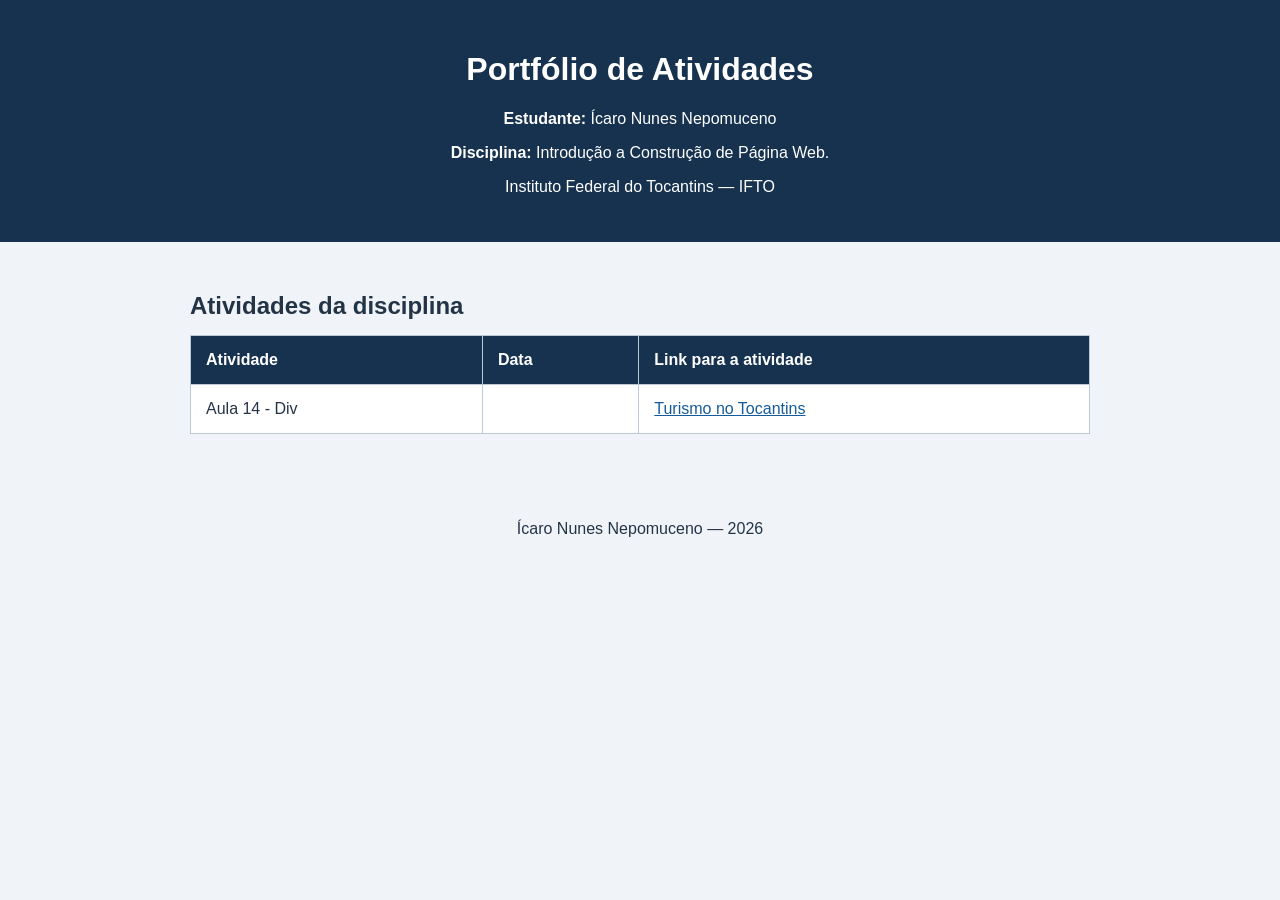
<file: index.html>
<!DOCTYPE html>
<html lang="pt-BR">
<head>
    <meta charset="UTF-8">
    <meta name="viewport" content="width=device-width, initial-scale=1.0">

    <title>Portfólio — Ícaro Nunes Nepomuceno</title>

    <style>
        body {
            margin: 0;
            background-color: #f0f4f8;
            color: #243447;
            font-family: Arial, sans-serif;
        }

        #cabecalho {
            background-color: #16324f;
            color: white;
            padding: 30px 20px;
            text-align: center;
        }

        #conteudo {
            max-width: 900px;
            margin: 30px auto;
            padding: 20px;
        }

        table {
            width: 100%;
            border-collapse: collapse;
            background-color: white;
        }

        caption {
            margin-bottom: 15px;
            font-size: 24px;
            font-weight: bold;
            text-align: left;
        }

        th, td {
            border: 1px solid #bcc9d6;
            padding: 15px;
            text-align: left;
        }

        th {
            background-color: #16324f;
            color: white;
        }

        a {
            color: #155b9b;
        }

        a:hover {
            color: #103b61;
        }

        #rodape {
            padding: 20px;
            text-align: center;
        }
    </style>
</head>

<body>
<div id="cabecalho">
    <h1>Portfólio de Atividades</h1>
    <p><strong>Estudante:</strong> Ícaro Nunes Nepomuceno</p>
    <p><strong>Disciplina:</strong> Introdução a Construção de Página Web.</p>
    <p>Instituto Federal do Tocantins — IFTO</p>
</div>

<div id="conteudo">
    <table>
        <caption>Atividades da disciplina</caption>

        <thead>
        <tr>
            <th scope="col">Atividade</th>
            <th scope="col">Data</th>
            <th scope="col">Link para a atividade</th>
        </tr>
        </thead>

        <tbody>
        <tr>
            <td>Aula 14 - Div</td>
            <td></td>
            <td>
                <a href="aula14/index.html" target="_blank" rel="noopener noreferrer">
                    Turismo no Tocantins
                </a>
            </td>
        </tr>
        </tbody>
    </table>
</div>

<div id="rodape">
    <p>Ícaro Nunes Nepomuceno — 2026</p>
</div>
</body>
</html>
</file>
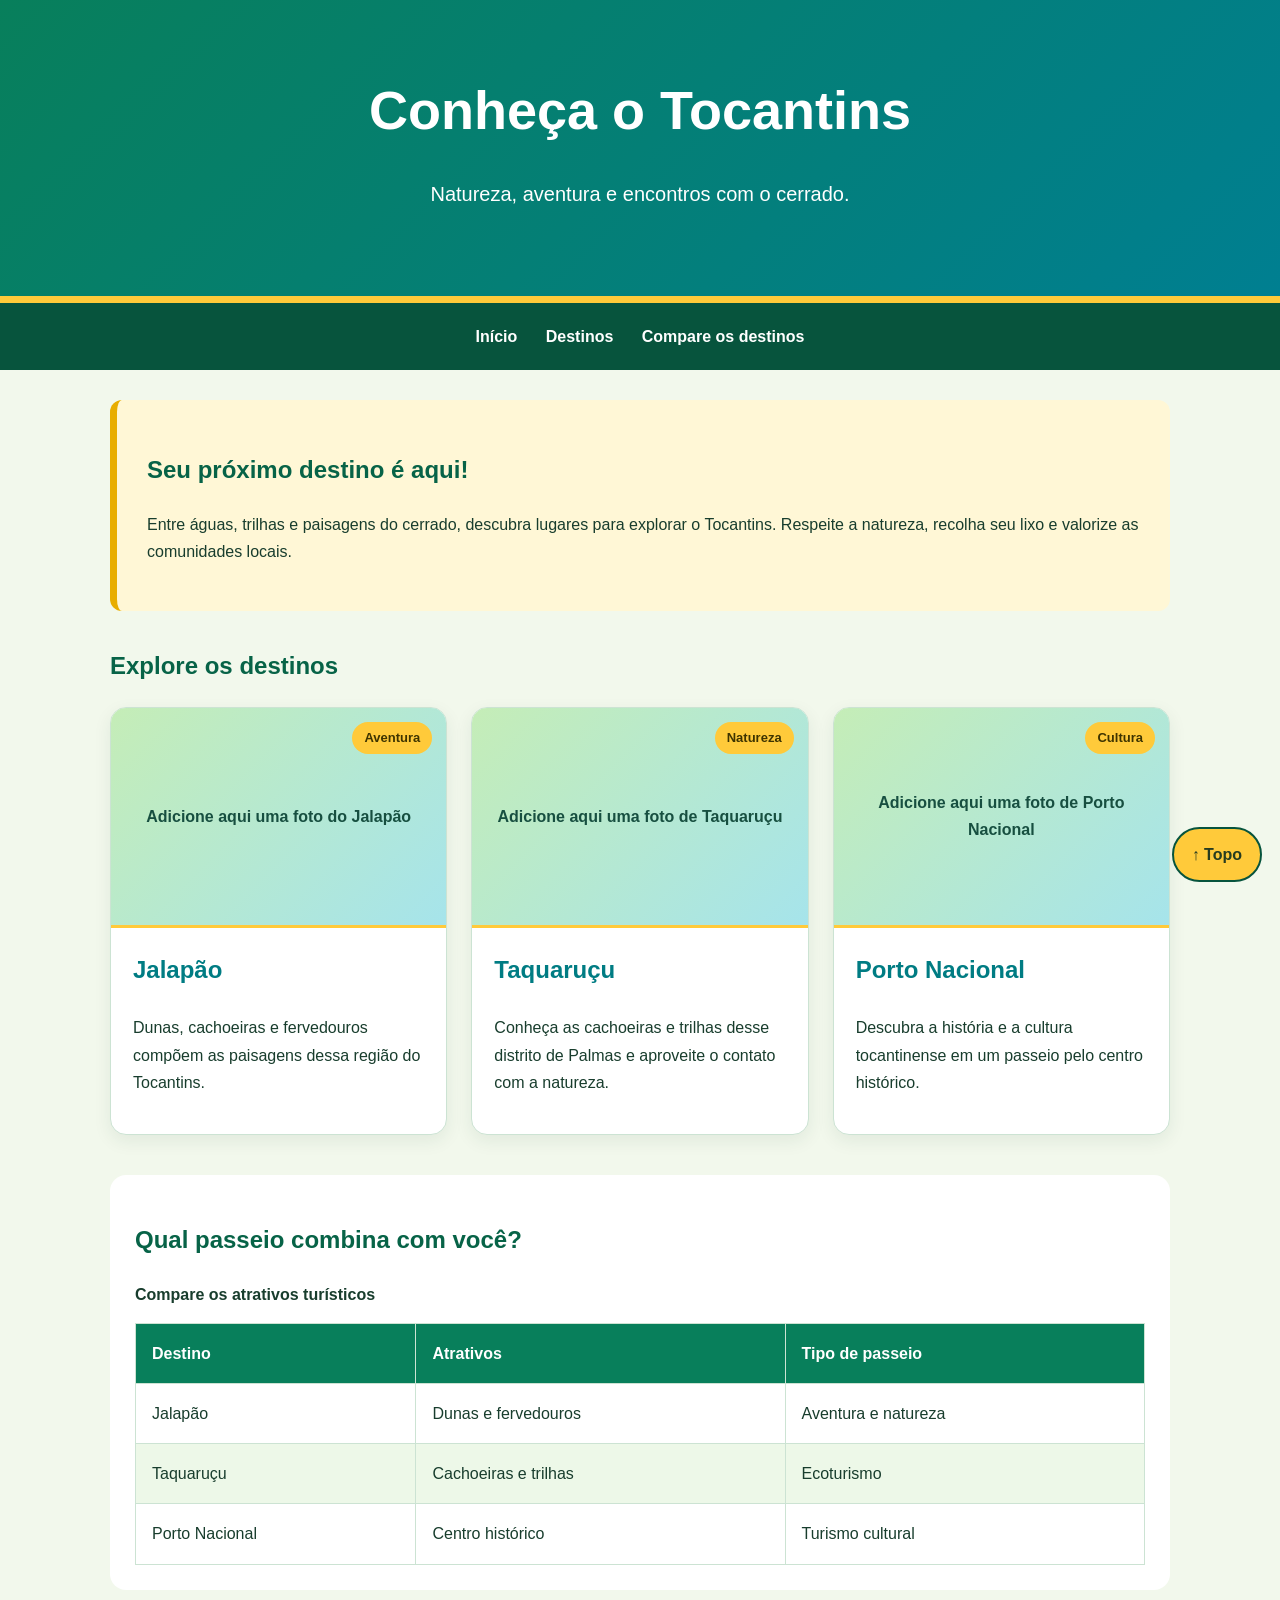
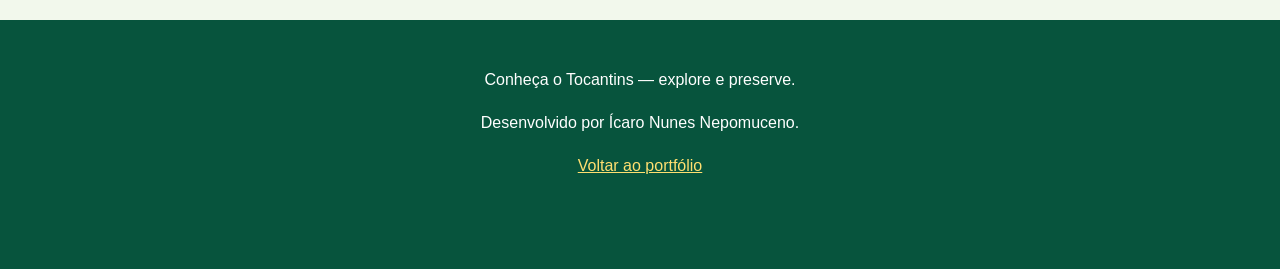
<file: aula14/index.html>
<!DOCTYPE html>
<html lang="pt-BR">
<head>
    <meta charset="UTF-8">
    <meta name="viewport" content="width=device-width, initial-scale=1.0">

    <title>Conheça o Tocantins</title>

    <link rel="stylesheet" href="style.css">
</head>

<body>
<div id="cabecalho">
    <h1>Conheça o Tocantins</h1>
    <p>Natureza, aventura e encontros com o cerrado.</p>
</div>

<div id="menu">
    <a href="#inicio">Início</a>
    <a href="#destinos">Destinos</a>
    <a href="#comparacao">Compare os destinos</a>
</div>

<div id="conteudo">
    <div id="inicio">
        <h2>Seu próximo destino é aqui!</h2>

        <p>
            Entre águas, trilhas e paisagens do cerrado,
            descubra lugares para explorar o Tocantins.
            Respeite a natureza, recolha seu lixo e valorize
            as comunidades locais.
        </p>
    </div>

    <div id="destinos">
        <h2>Explore os destinos</h2>

        <div class="lista-destinos">
            <div class="destino">
                <div class="espaco-foto">
                    Adicione aqui uma foto do Jalapão
                </div>

                <div class="etiqueta">Aventura</div>

                <div class="texto-destino">
                    <h3>Jalapão</h3>

                    <p>
                        Dunas, cachoeiras e fervedouros compõem
                        as paisagens dessa região do Tocantins.
                    </p>
                </div>
            </div>

            <div class="destino">
                <div class="espaco-foto">
                    Adicione aqui uma foto de Taquaruçu
                </div>

                <div class="etiqueta">Natureza</div>

                <div class="texto-destino">
                    <h3>Taquaruçu</h3>

                    <p>
                        Conheça as cachoeiras e trilhas desse
                        distrito de Palmas e aproveite o
                        contato com a natureza.
                    </p>
                </div>
            </div>

            <div class="destino">
                <div class="espaco-foto">
                    Adicione aqui uma foto de Porto Nacional
                </div>

                <div class="etiqueta">Cultura</div>

                <div class="texto-destino">
                    <h3>Porto Nacional</h3>

                    <p>
                        Descubra a história e a cultura
                        tocantinense em um passeio pelo
                        centro histórico.
                    </p>
                </div>
            </div>
        </div>
    </div>

    <div id="comparacao">
        <h2>Qual passeio combina com você?</h2>

        <div class="tabela-responsiva">
            <table>
                <caption>
                    Compare os atrativos turísticos
                </caption>

                <thead>
                <tr>
                    <th scope="col">Destino</th>
                    <th scope="col">Atrativos</th>
                    <th scope="col">Tipo de passeio</th>
                </tr>
                </thead>

                <tbody>
                <tr>
                    <td>Jalapão</td>
                    <td>Dunas e fervedouros</td>
                    <td>Aventura e natureza</td>
                </tr>

                <tr>
                    <td>Taquaruçu</td>
                    <td>Cachoeiras e trilhas</td>
                    <td>Ecoturismo</td>
                </tr>

                <tr>
                    <td>Porto Nacional</td>
                    <td>Centro histórico</td>
                    <td>Turismo cultural</td>
                </tr>
                </tbody>
            </table>
        </div>
    </div>
</div>

<div id="rodape">
    <p>Conheça o Tocantins — explore e preserve.</p>
    <p>Desenvolvido por Ícaro Nunes Nepomuceno.</p>

    <a href="../index.html">Voltar ao portfólio</a>
</div>

<div id="voltar-topo">
    <a href="#cabecalho">↑ Topo</a>
</div>
</body>
</html>
</file>
<file: aula14/style.css>
* {
    box-sizing: border-box;
}

html {
    scroll-behavior: smooth;
    scroll-padding-top: 90px;
}

body {
    margin: 0;
    font-family: Arial, sans-serif;
    background-color: #f2f8ec;
    color: #183d2d;
    line-height: 1.7;
}

#cabecalho {
    padding: 65px 20px;
    text-align: center;
    color: white;
    background: linear-gradient(135deg, #087f5b, #007f91);
    border-bottom: 7px solid #ffca3a;
}

#cabecalho h1 {
    margin: 0;
    font-size: clamp(32px, 6vw, 54px);
}

#cabecalho p {
    font-size: 20px;
}

#menu {
    position: sticky;
    top: 0;
    z-index: 10;
    padding: 15px;
    background-color: #07543d;
    text-align: center;
}

#menu a {
    display: inline-block;
    margin: 5px 12px;
    color: white;
    font-weight: bold;
    text-decoration: none;
}

#menu a:hover {
    color: #ffdf70;
    text-decoration: underline;
}

#conteudo {
    max-width: 1100px;
    margin: auto;
    padding: 30px 20px;
}

#inicio {
    position: static;
    margin-bottom: 35px;
    padding: 30px;
    background-color: #fff7d6;
    border-left: 7px solid #e8ad00;
    border-radius: 12px;
}

h2 {
    color: #076347;
}

.lista-destinos {
    display: flex;
    flex-wrap: wrap;
    gap: 24px;
}

.destino {
    position: relative;
    flex: 1 1 280px;
    min-width: 0;
    overflow: hidden;
    background-color: white;
    border: 1px solid #cce3d3;
    border-radius: 16px;
    box-shadow: 0 6px 18px #183d2d14;
}

.espaco-foto {
    height: 220px;
    display: flex;
    align-items: center;
    justify-content: center;
    padding: 20px;
    background: linear-gradient(135deg, #c5edb7, #a6e4eb);
    color: #174f40;
    text-align: center;
    font-weight: bold;
    border-bottom: 3px solid #ffca3a;
}

.espaco-foto img {
    width: 100%;
    height: 100%;
    object-fit: cover;
}

.espaco-foto.com-imagem {
    padding: 0;
}

.texto-destino {
    padding: 22px;
}

.texto-destino h3 {
    margin-top: 0;
    color: #007c83;
    font-size: 24px;
}

.etiqueta {
    position: absolute;
    top: 14px;
    right: 14px;
    padding: 5px 12px;
    background-color: #ffca3a;
    color: #3e3400;
    border-radius: 20px;
    font-size: 13px;
    font-weight: bold;
}

#comparacao {
    margin-top: 40px;
    padding: 25px;
    background-color: white;
    border-radius: 16px;
}

.tabela-responsiva {
    overflow-x: auto;
}

table {
    width: 100%;
    border-collapse: collapse;
}

caption {
    margin-bottom: 15px;
    text-align: left;
    font-weight: bold;
}

th, td {
    padding: 16px;
    border: 1px solid #cce3d3;
    text-align: left;
}

th {
    background-color: #087f5b;
    color: white;
}

tbody tr:nth-child(even) {
    background-color: #edf8e8;
}

#rodape {
    padding: 30px 20px 90px;
    background-color: #07543d;
    color: white;
    text-align: center;
}

#rodape a {
    color: #ffdf70;
}

#voltar-topo {
    position: fixed;
    right: 18px;
    bottom: 18px;
    z-index: 20;
}

#voltar-topo a {
    display: block;
    padding: 12px 18px;
    background-color: #ffca3a;
    color: #263b20;
    border: 2px solid #07543d;
    border-radius: 30px;
    text-decoration: none;
    font-weight: bold;
}

a:focus-visible {
    outline: 3px solid #ed9200;
    outline-offset: 4px;
}
</file>
